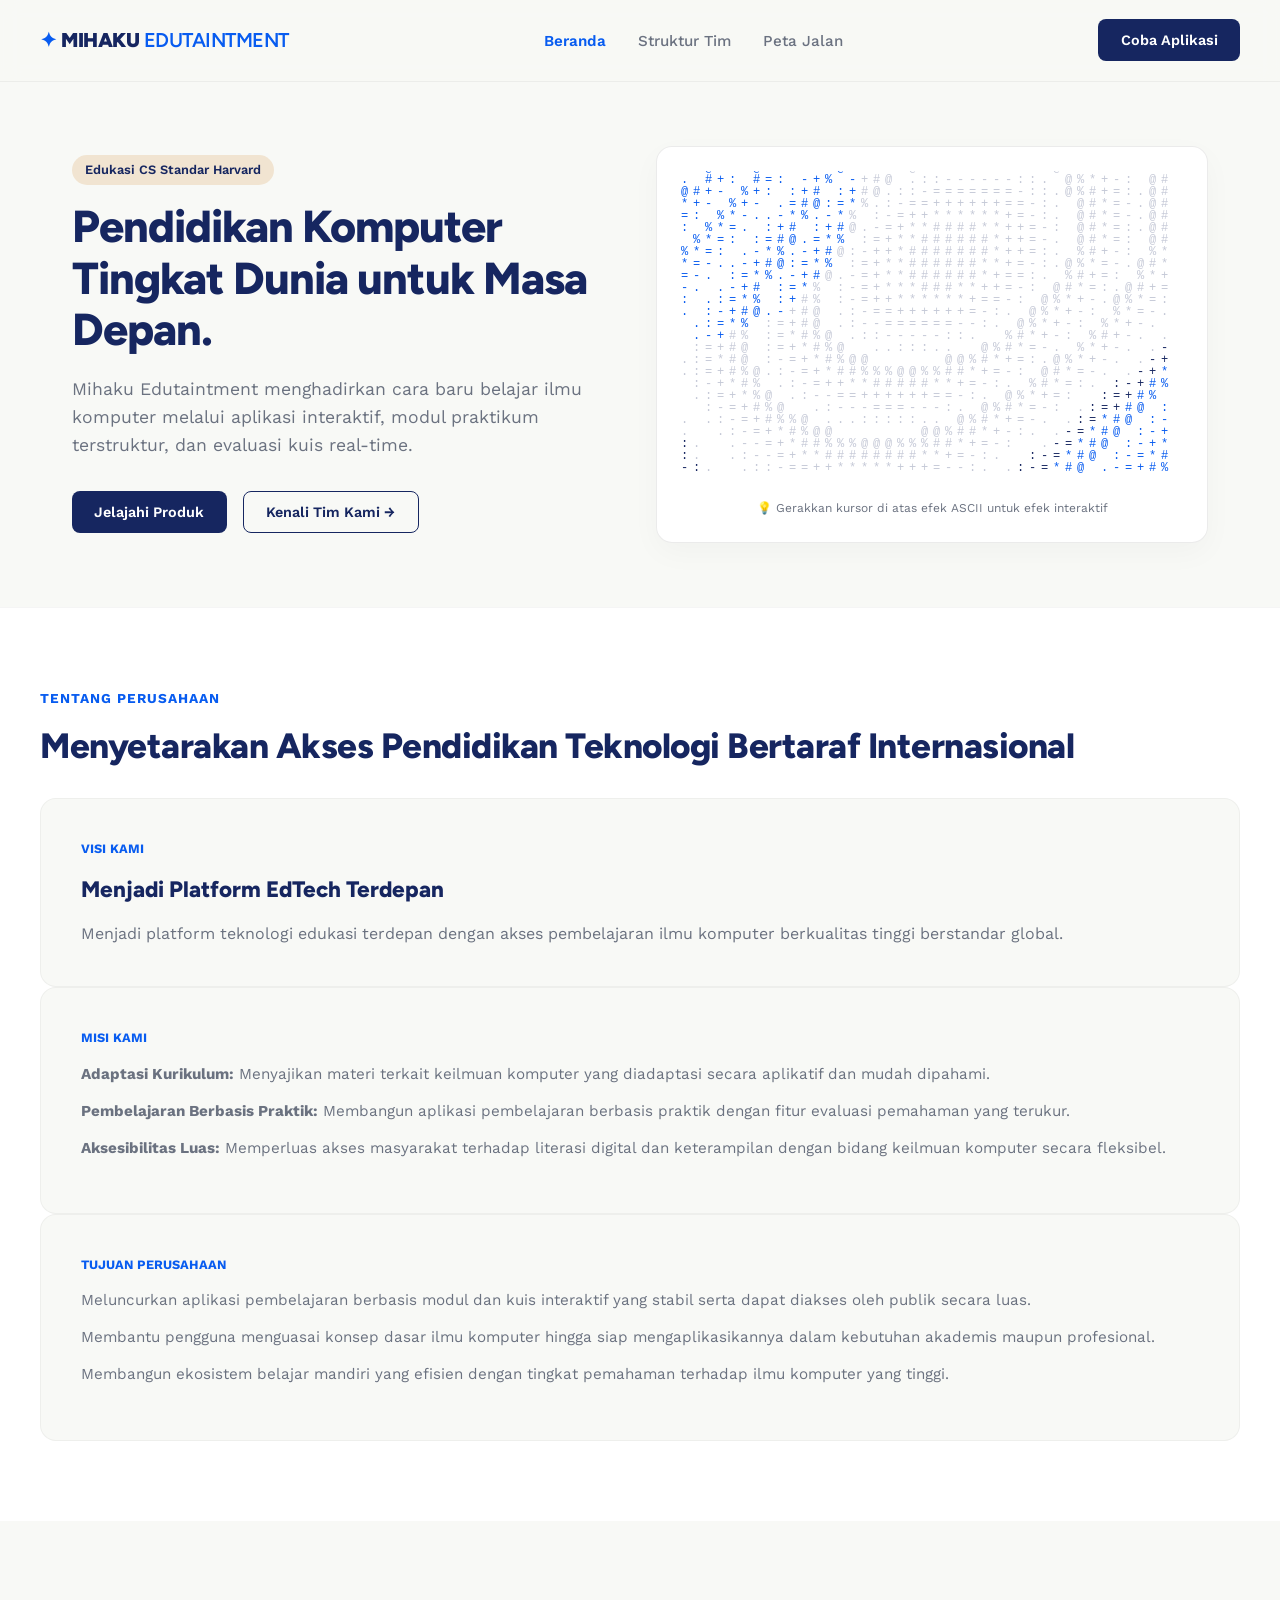
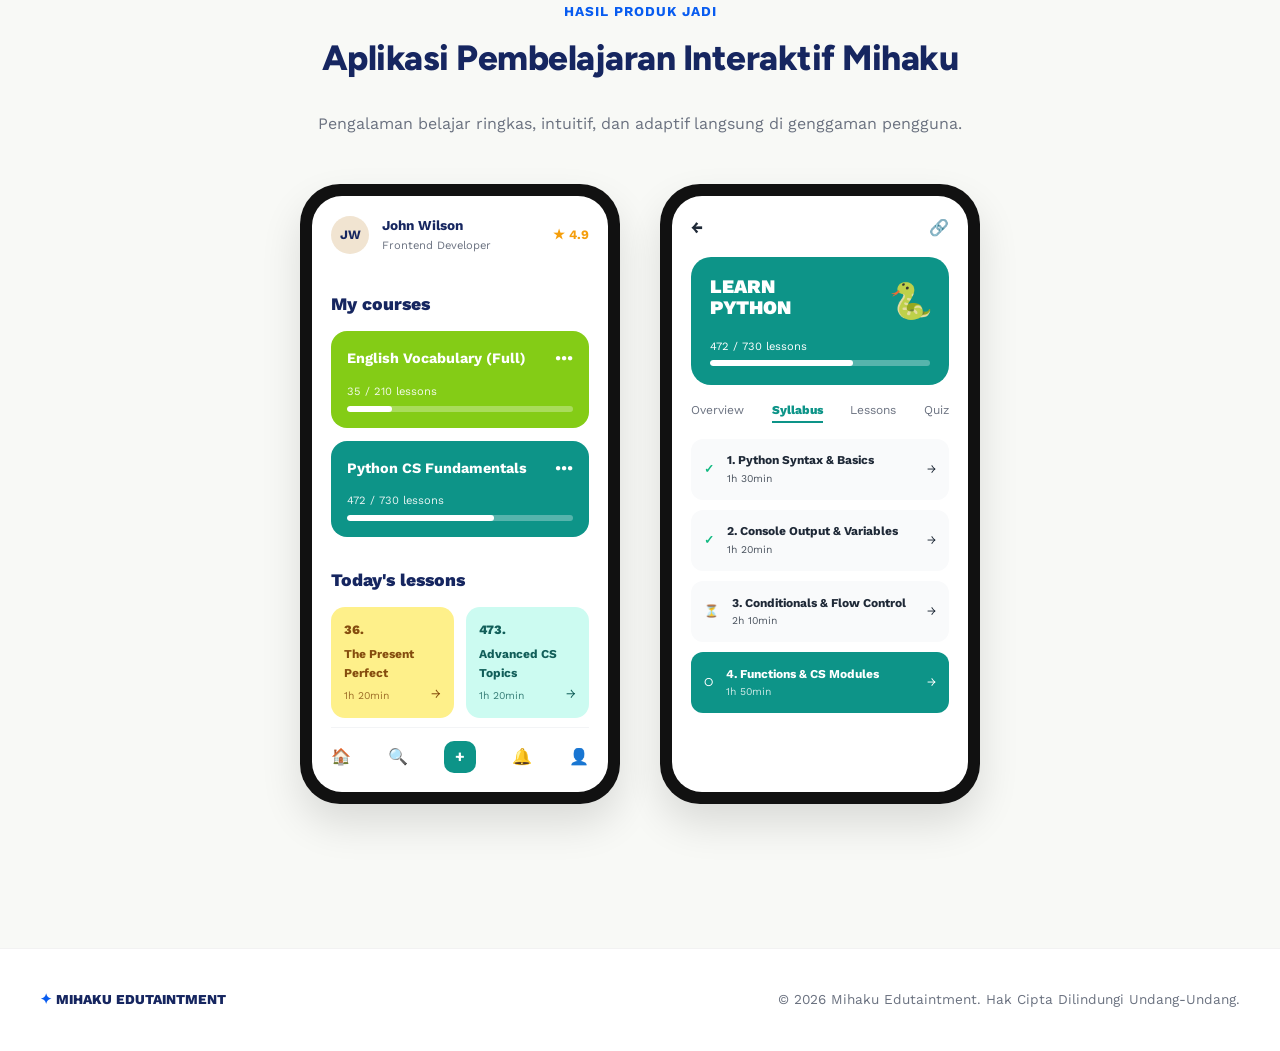
<file: index.html>
<!doctype html>
<html lang="id">
  <head>
    <meta charset="UTF-8" />
    <meta name="viewport" content="width=device-width, initial-scale=1.0" />
    <title>Mihaku Edutaintment - Portfolio</title>
    <!-- Google Fonts -->
    <link rel="preconnect" href="https://fonts.googleapis.com" />
    <link rel="preconnect" href="https://fonts.gstatic.com" crossorigin />
    <link
      href="https://fonts.googleapis.com/css2?family=Figtree:wght@600;700;800;900&family=Work+Sans:wght@400;500;600&display=swap"
      rel="stylesheet"
    />
    <link rel="stylesheet" href="style.css" />
  </head>
  <body>
    <!-- Header / Navigasi -->
    <header class="navbar">
      <div class="nav-container">
        <div class="logo">
          <span class="logo-accent">✦</span> MIHAKU
          <span class="sub-brand">EDUTAINTMENT</span>
        </div>
        <nav>
          <ul class="nav-links">
            <li>
              <a
                href="#"
                class="nav-btn active"
                onclick="switchTab('home', event)"
                >Beranda</a
              >
            </li>
            <li>
              <a href="#" class="nav-btn" onclick="switchTab('team', event)"
                >Struktur Tim</a
              >
            </li>
            <li>
              <a href="#" class="nav-btn" onclick="switchTab('roadmap', event)"
                >Peta Jalan</a
              >
            </li>
          </ul>
        </nav>
        <a href="#produk" class="btn-primary" onclick="switchTab('home', event)"
          >Coba Aplikasi</a
        >
      </div>
    </header>

    <!-- SECTION 1: BERANDA -->
    <main id="page-home" class="page-section active">
      <!-- Hero Section dengan Interaktif ASCII Art -->
      <section class="hero-section">
        <div class="hero-content">
          <div class="badge">Edukasi CS Standar Harvard</div>
          <h1 class="hero-title">
            Pendidikan Komputer Tingkat Dunia untuk Masa Depan.
          </h1>
          <p class="hero-desc">
            Mihaku Edutaintment menghadirkan cara baru belajar ilmu komputer
            melalui aplikasi interaktif, modul praktikum terstruktur, dan
            evaluasi kuis real-time.
          </p>
          <div class="hero-actions">
            <a href="#produk" class="btn-primary">Jelajahi Produk</a>
            <button class="btn-secondary" onclick="switchTab('team', event)">
              Kenali Tim Kami →
            </button>
          </div>
        </div>

        <!-- ASCII Art Canvas Container -->
        <div class="ascii-container">
          <canvas id="asciiCanvas"></canvas>
          <div class="ascii-hint">
            💡 Gerakkan kursor di atas efek ASCII untuk efek interaktif
          </div>
        </div>
      </section>

      <!-- Profile & Visi Misi Section -->
      <section class="about-section">
        <div class="container">
          <div class="section-label">TENTANG PERUSAHAAN</div>
          <h2 class="section-title">
            Menyetarakan Akses Pendidikan Teknologi Bertaraf Internasional
          </h2>

          <div class="grid-2">
            <div class="card card-visi">
              <div class="card-tag">VISI KAMI</div>
              <h3>Menjadi Platform EdTech Terdepan</h3>
              <p>
                Menjadi platform teknologi edukasi terdepan dengan akses
                pembelajaran ilmu komputer berkualitas tinggi berstandar global.
              </p>
            </div>
            <div class="card card-misi">
              <div class="card-tag">MISI KAMI</div>
              <ul class="misi-list">
                <li>
                  <strong>Adaptasi Kurikulum:</strong> Menyajikan materi terkait
                  keilmuan komputer yang diadaptasi secara aplikatif dan mudah
                  dipahami.
                </li>
                <li>
                  <strong>Pembelajaran Berbasis Praktik:</strong> Membangun
                  aplikasi pembelajaran berbasis praktik dengan fitur evaluasi
                  pemahaman yang terukur.
                </li>
                <li>
                  <strong>Aksesibilitas Luas:</strong> Memperluas akses
                  masyarakat terhadap literasi digital dan keterampilan dengan
                  bidang keilmuan komputer secara fleksibel.
                </li>
              </ul>
            </div>

            <div class="card card-tujuan">
              <div class="card-tag">TUJUAN PERUSAHAAN</div>
              <ul class="misi-list">
                <li>
                  Meluncurkan aplikasi pembelajaran berbasis modul dan kuis
                  interaktif yang stabil serta dapat diakses oleh publik secara
                  luas.
                </li>
                <li>
                  Membantu pengguna menguasai konsep dasar ilmu komputer hingga
                  siap mengaplikasikannya dalam kebutuhan akademis maupun
                  profesional.
                </li>
                <li>
                  Membangun ekosistem belajar mandiri yang efisien dengan
                  tingkat pemahaman terhadap ilmu komputer yang tinggi.
                </li>
              </ul>
            </div>
          </div>
        </div>
      </section>

      <!-- Showcase Hasil Produk Jadi (App UI Simulation) -->
      <section id="produk" class="product-section">
        <div class="container">
          <div class="text-center margin-bottom-lg">
            <div class="section-label">HASIL PRODUK JADI</div>
            <h2 class="section-title">
              Aplikasi Pembelajaran Interaktif Mihaku
            </h2>
            <p class="section-desc">
              Pengalaman belajar ringkas, intuitif, dan adaptif langsung di
              genggaman pengguna.
            </p>
          </div>

          <!-- Showcase Phone Frame Mockup -->
          <div class="phone-showcase-wrapper">
            <!-- Phone Frame 1: Home Dashboard -->
            <div class="phone-mockup">
              <div class="phone-screen">
                <div class="app-header">
                  <div class="user-profile">
                    <div class="user-avatar">JW</div>
                    <div>
                      <div class="user-name">John Wilson</div>
                      <div class="user-role">Frontend Developer</div>
                    </div>
                  </div>
                  <div class="user-rating">★ 4.9</div>
                </div>

                <div class="app-section-title">My courses</div>
                <div class="course-card course-green-light">
                  <div class="course-header">
                    <span class="course-title">English Vocabulary (Full)</span>
                    <span class="dots">•••</span>
                  </div>
                  <div class="progress-info">35 / 210 lessons</div>
                  <div class="progress-bar">
                    <div class="progress-fill" style="width: 20%"></div>
                  </div>
                </div>

                <div class="course-card course-teal">
                  <div class="course-header">
                    <span class="course-title">Python CS Fundamentals</span>
                    <span class="dots">•••</span>
                  </div>
                  <div class="progress-info">472 / 730 lessons</div>
                  <div class="progress-bar">
                    <div class="progress-fill" style="width: 65%"></div>
                  </div>
                </div>

                <div class="app-section-title">Today's lessons</div>
                <div class="grid-2-app">
                  <div class="mini-card mini-yellow">
                    <div class="mini-num">36.</div>
                    <div class="mini-title">The Present Perfect</div>
                    <div class="mini-time">1h 20min</div>
                    <div class="mini-arrow">→</div>
                  </div>
                  <div class="mini-card mini-teal">
                    <div class="mini-num">473.</div>
                    <div class="mini-title">Advanced CS Topics</div>
                    <div class="mini-time">1h 20min</div>
                    <div class="mini-arrow">→</div>
                  </div>
                </div>

                <div class="app-bottom-nav">
                  <span>🏠</span>
                  <span>🔍</span>
                  <div class="app-add-btn">+</div>
                  <span>🔔</span>
                  <span>👤</span>
                </div>
              </div>
            </div>

            <!-- Phone Frame 2: Syllabus & Quiz -->
            <div class="phone-mockup">
              <div class="phone-screen">
                <div class="app-nav-top">
                  <span>←</span>
                  <span>🔗</span>
                </div>

                <div class="hero-course-card">
                  <div class="hero-course-title">LEARN<br />PYTHON</div>
                  <div class="hero-course-icon">🐍</div>
                  <div class="hero-course-progress">472 / 730 lessons</div>
                  <div class="progress-bar">
                    <div
                      class="progress-fill"
                      style="width: 65%; background: #ffffff"
                    ></div>
                  </div>
                </div>

                <div class="app-tabs">
                  <span>Overview</span>
                  <span class="active">Syllabus</span>
                  <span>Lessons</span>
                  <span>Quiz</span>
                </div>

                <div class="syllabus-list">
                  <div class="syllabus-item completed">
                    <div class="check-icon">✓</div>
                    <div class="syllabus-info">
                      <div class="syllabus-name">1. Python Syntax & Basics</div>
                      <div class="syllabus-time">1h 30min</div>
                    </div>
                    <div class="item-arrow">→</div>
                  </div>

                  <div class="syllabus-item completed">
                    <div class="check-icon">✓</div>
                    <div class="syllabus-info">
                      <div class="syllabus-name">
                        2. Console Output & Variables
                      </div>
                      <div class="syllabus-time">1h 20min</div>
                    </div>
                    <div class="item-arrow">→</div>
                  </div>

                  <div class="syllabus-item in-progress">
                    <div class="check-icon">⏳</div>
                    <div class="syllabus-info">
                      <div class="syllabus-name">
                        3. Conditionals & Flow Control
                      </div>
                      <div class="syllabus-time">2h 10min</div>
                    </div>
                    <div class="item-arrow">→</div>
                  </div>

                  <div class="syllabus-item active-green">
                    <div class="check-icon">○</div>
                    <div class="syllabus-info">
                      <div class="syllabus-name">4. Functions & CS Modules</div>
                      <div class="syllabus-time">1h 50min</div>
                    </div>
                    <div class="item-arrow">→</div>
                  </div>
                </div>
              </div>
            </div>
          </div>
        </div>
      </section>
    </main>

    <!-- SECTION 2: STRUKTUR TIM -->
    <main id="page-team" class="page-section">
      <div class="container">
        <div class="text-center margin-bottom-lg">
          <div class="section-label">TIM KAMI</div>
          <h2 class="section-title">Struktur Organisasi Ramping (4 Anggota)</h2>
          <p class="section-desc">
            Setiap anggota memegang peran kunci untuk akselerasi pertumbuhan
            startup.
          </p>
        </div>

        <div class="team-grid">
          <div class="team-card">
            <div class="team-avatar">👨‍💼</div>
            <div class="team-role">Chief Executive & Product Lead</div>
            <h3 class="team-name">Kukuh Satrio Buditomo</h3>
            <p class="team-bio">
              Penanggung jawab strategi arah perusahaan, kemitraan kurikulum,
              dan merancang alur pengalaman pengguna (UX) platform.
            </p>
          </div>

          <div class="team-card">
            <div class="team-avatar">💻</div>
            <div class="team-role">Lead Software Engineer</div>
            <h3 class="team-name">Arya Agung Dharma Wisesa</h3>
            <p class="team-bio">
              Memimpin arsitektur aplikasi mobile, integrasi kuis interaktif,
              serta performa sistem backend & server.
            </p>
          </div>

          <div class="team-card">
            <div class="team-avatar">📚</div>
            <div class="team-role">Curriculum & Content Specialist</div>
            <h3 class="team-name">Abdallah Ilham Zamzami</h3>
            <p class="team-bio">
              Menyarikan materi CS dari Harvard CSEdu menjadi modul pembelajaran
              ringkas, mudah dipahami, dan relevan.
            </p>
          </div>

          <div class="team-card">
            <div class="team-avatar">🚀</div>
            <div class="team-role">Marketing & Growth Lead</div>
            <h3 class="team-name">Muhammad Hafiz Paherti</h3>
            <p class="team-bio">
              Mengelola branding, strategi akuisisi pengguna awal, riset pasar,
              dan publikasi portofolio perusahaan ke publik.
            </p>
          </div>
        </div>
      </div>
    </main>

    <!-- SECTION 3: PETA JALAN (ROADMAP) -->
    <main id="page-roadmap" class="page-section">
      <div class="container">
        <div class="text-center margin-bottom-lg">
          <div class="section-label">RENCANA PERUMUSAN</div>
          <h2 class="section-title">Peta Jalan Pengembangan Mihaku</h2>
          <p class="section-desc">
            Langkah strategis dari tahap peluncuran awal hingga ekspansi materi
            lanjutan.
          </p>
        </div>

        <div class="roadmap-timeline">
          <div class="roadmap-item">
            <div class="roadmap-number">01</div>
            <div class="roadmap-content">
              <h3>Fase 1: Minimum Viable Product (MVP)</h3>
              <p>
                Fokus pada penyempurnaan aplikasi pembelajaran berbasis modul
                adaptasi Harvard CSEdu (Python & Dasar CS) serta kuis evaluasi
                interaktif.
              </p>
            </div>
          </div>

          <div class="roadmap-item">
            <div class="roadmap-number">02</div>
            <div class="roadmap-content">
              <h3>Fase 2: Publikasi Portofolio & Beta Testing</h3>
              <p>
                Meluncurkan website portofolio ke publik dan mengundang 500
                pengguna pertama untuk menguji keterlibatan modul dan kuis.
              </p>
            </div>
          </div>

          <div class="roadmap-item">
            <div class="roadmap-number">03</div>
            <div class="roadmap-content">
              <h3>Fase 3: Ekspansi Modul Pembelajaran</h3>
              <p>
                Mengembangkan kurikulum tambahan diluar materi dasar Harvard,
                seperti Web Development, Data Science, dan Algorithm Design.
              </p>
            </div>
          </div>

          <div class="roadmap-item">
            <div class="roadmap-number">04</div>
            <div class="roadmap-content">
              <h3>Fase 4: Kemitraan Strategis & Ekosistem</h3>
              <p>
                Membuka jalur sertifikasi dan bekerja sama dengan institusi
                pendidikan serta komunitas teknologi lokal di Indonesia.
              </p>
            </div>
          </div>
        </div>
      </div>
    </main>

    <!-- Footer -->
    <footer class="footer">
      <div class="container footer-content">
        <div class="footer-brand">
          <span class="logo-accent">✦</span> MIHAKU EDUTAINTMENT
        </div>
        <p>© 2026 Mihaku Edutaintment. Hak Cipta Dilindungi Undang-Undang.</p>
      </div>
    </footer>

    <script src="script.js"></script>
  </body>
</html>
</file>
<file: style.css>
/* RESET & CSS VARIABLES */
:root {
  --bg-color: #f8f9f6;
  --primary-blue: #162660;
  --bright-blue: #085cf0;
  --bone-color: #f1e4d1;
  --text-dark: #1f2937;
  --text-muted: #6b7280;
  --font-heading: "Figtree", sans-serif;
  --font-body: "Work Sans", sans-serif;
}

* {
  margin: 0;
  padding: 0;
  box-sizing: border-box;
}

body {
  background-color: var(--bg-color);
  color: var(--text-dark);
  font-family: var(--font-body);
  line-height: 1.6;
  overflow-x: hidden;
}

/* TYPOGRAPHY */
h1,
h2,
h3,
h4,
h5,
h6 {
  font-family: var(--font-heading);
  color: var(--primary-blue);
  font-weight: 800;
}

p {
  font-family: var(--font-body);
  font-weight: 400;
  color: var(--text-muted);
}

/* NAVBAR */
.navbar {
  position: sticky;
  top: 0;
  background-color: rgba(248, 249, 246, 0.9);
  backdrop-filter: blur(10px);
  z-index: 1000;
  border-bottom: 1px solid rgba(0, 0, 0, 0.05);
  padding: 1.2rem 2rem;
}

.nav-container {
  max-width: 1200px;
  margin: 0 auto;
  display: flex;
  justify-content: space-between;
  align-items: center;
}

.logo {
  font-family: var(--font-heading);
  font-weight: 900;
  font-size: 1.25rem;
  letter-spacing: -0.5px;
  color: var(--primary-blue);
}

.sub-brand {
  font-weight: 600;
  color: var(--bright-blue);
}

.logo-accent {
  color: var(--bright-blue);
}

.nav-links {
  display: flex;
  list-style: none;
  gap: 2rem;
}

.nav-btn {
  text-decoration: none;
  color: var(--text-muted);
  font-family: var(--font-body);
  font-weight: 500;
  font-size: 0.95rem;
  transition: color 0.2s ease;
}

.nav-btn:hover,
.nav-btn.active {
  color: var(--bright-blue);
  font-weight: 600;
}

.btn-primary {
  background-color: var(--primary-blue);
  color: #ffffff;
  padding: 0.6rem 1.4rem;
  border-radius: 8px;
  text-decoration: none;
  font-family: var(--font-body);
  font-weight: 600;
  font-size: 0.9rem;
  transition: background-color 0.2s ease;
  border: none;
  cursor: pointer;
}

.btn-primary:hover {
  background-color: var(--bright-blue);
}

.btn-secondary {
  background-color: transparent;
  border: 1px solid var(--primary-blue);
  color: var(--primary-blue);
  padding: 0.6rem 1.4rem;
  border-radius: 8px;
  font-family: var(--font-body);
  font-weight: 600;
  font-size: 0.9rem;
  cursor: pointer;
  transition: all 0.2s ease;
}

.btn-secondary:hover {
  background-color: var(--bone-color);
}

/* PAGE SECTION CONTROLLER */
.page-section {
  display: none;
  animation: fadeIn 0.4s ease forwards;
}

.page-section.active {
  display: block;
}

@keyframes fadeIn {
  from {
    opacity: 0;
    transform: translateY(8px);
  }
  to {
    opacity: 1;
    transform: translateY(0);
  }
}

/* HERO & ASCII ART */
.hero-section {
  max-width: 1200px;
  margin: 2rem auto;
  padding: 2rem;
  display: grid;
  grid-template-columns: 1fr 1fr;
  gap: 2rem;
  align-items: center;
}

.badge {
  display: inline-block;
  background-color: var(--bone-color);
  color: var(--primary-blue);
  font-size: 0.8rem;
  font-weight: 600;
  padding: 0.3rem 0.8rem;
  border-radius: 20px;
  margin-bottom: 1rem;
}

.hero-title {
  font-size: 2.8rem;
  line-height: 1.15;
  margin-bottom: 1.2rem;
  letter-spacing: -1px;
}

.hero-desc {
  font-size: 1.1rem;
  margin-bottom: 2rem;
}

.hero-actions {
  display: flex;
  gap: 1rem;
}

.ascii-container {
  background-color: #ffffff;
  border: 1px solid rgba(0, 0, 0, 0.08);
  border-radius: 16px;
  padding: 1.5rem;
  box-shadow: 0 10px 30px rgba(0, 0, 0, 0.03);
  position: relative;
  overflow: hidden;
}

#asciiCanvas {
  width: 100%;
  height: 320px;
  display: block;
  cursor: crosshair;
}

.ascii-hint {
  font-size: 0.75rem;
  color: var(--text-muted);
  text-align: center;
  margin-top: 0.5rem;
}

/* ABOUT SECTION */
.about-section {
  padding: 5rem 2rem;
  background-color: #ffffff;
  border-top: 1px solid rgba(0, 0, 0, 0.04);
}

.container {
  max-width: 1200px;
  margin: 0 auto;
}

.section-label {
  color: var(--bright-blue);
  font-weight: 700;
  font-size: 0.85rem;
  letter-spacing: 1px;
  margin-bottom: 0.5rem;
}

.section-title {
  font-size: 2.2rem;
  margin-bottom: 1.5rem;
  letter-spacing: -0.5px;
}

.grid-3 {
  display: grid;
  grid-template-columns: repeat(auto-fit, minmax(300px, 1fr));
  gap: 1.8rem;
  margin-top: 2.5rem;
}

.card {
  background-color: var(--bg-color);
  padding: 2.5rem;
  border-radius: 16px;
  border: 1px solid rgba(0, 0, 0, 0.04);
}

.card-tag {
  font-weight: 700;
  font-size: 0.8rem;
  color: var(--bright-blue);
  margin-bottom: 0.8rem;
}

.card h3 {
  font-size: 1.4rem;
  margin-bottom: 0.8rem;
}

.misi-list {
  list-style: none;
}

.misi-list li {
  margin-bottom: 0.8rem;
  font-size: 0.95rem;
  color: var(--text-muted);
}

/* PRODUCT SHOWCASE */
.product-section {
  padding: 5rem 2rem;
}

.text-center {
  text-align: center;
}
.margin-bottom-lg {
  margin-bottom: 3rem;
}

.phone-showcase-wrapper {
  display: flex;
  justify-content: center;
  gap: 2.5rem;
  flex-wrap: wrap;
}

.phone-mockup {
  width: 320px;
  height: 620px;
  background: #111;
  border-radius: 40px;
  padding: 12px;
  box-shadow: 0 20px 40px rgba(0, 0, 0, 0.12);
}

.phone-screen {
  background: #ffffff;
  width: 100%;
  height: 100%;
  border-radius: 30px;
  overflow-y: auto;
  padding: 1.2rem;
  display: flex;
  flex-direction: column;
}

.phone-screen::-webkit-scrollbar {
  display: none;
}

.app-header {
  display: flex;
  justify-content: space-between;
  align-items: center;
  margin-bottom: 1.2rem;
}

.user-profile {
  display: flex;
  gap: 0.8rem;
  align-items: center;
}
.user-avatar {
  width: 38px;
  height: 38px;
  background: var(--bone-color);
  border-radius: 50%;
  display: flex;
  align-items: center;
  justify-content: center;
  font-weight: 700;
  font-size: 0.8rem;
  color: var(--primary-blue);
}

.user-name {
  font-weight: 700;
  font-size: 0.85rem;
  color: var(--primary-blue);
}
.user-role {
  font-size: 0.7rem;
  color: var(--text-muted);
}
.user-rating {
  font-size: 0.8rem;
  color: #f59e0b;
  font-weight: 700;
}

.app-section-title {
  font-weight: 800;
  font-size: 1.1rem;
  margin: 1rem 0 0.8rem 0;
  color: var(--primary-blue);
}

.course-card {
  border-radius: 16px;
  padding: 1rem;
  margin-bottom: 0.8rem;
  color: #ffffff;
}

.course-green-light {
  background: #84cc16;
}
.course-teal {
  background: #0d9488;
}

.course-header {
  display: flex;
  justify-content: space-between;
  font-weight: 700;
  font-size: 0.9rem;
}

.progress-info {
  font-size: 0.7rem;
  opacity: 0.9;
  margin: 0.8rem 0 0.3rem 0;
}
.progress-bar {
  height: 6px;
  background: rgba(255, 255, 255, 0.3);
  border-radius: 10px;
  overflow: hidden;
}
.progress-fill {
  height: 100%;
  background: #ffffff;
  border-radius: 10px;
}

.grid-2-app {
  display: grid;
  grid-template-columns: 1fr 1fr;
  gap: 0.8rem;
}
.mini-card {
  padding: 0.8rem;
  border-radius: 14px;
  position: relative;
}
.mini-yellow {
  background: #fef08a;
  color: #854d0e;
}
.mini-teal {
  background: #ccfbf1;
  color: #115e59;
}

.mini-num {
  font-size: 0.8rem;
  font-weight: 800;
}
.mini-title {
  font-size: 0.75rem;
  font-weight: 700;
  margin: 0.3rem 0;
}
.mini-time {
  font-size: 0.65rem;
  opacity: 0.8;
}
.mini-arrow {
  position: absolute;
  right: 0.8rem;
  bottom: 0.8rem;
  font-size: 0.8rem;
}

.app-bottom-nav {
  margin-top: auto;
  display: flex;
  justify-content: space-between;
  align-items: center;
  padding-top: 0.8rem;
  border-top: 1px solid #f3f4f6;
}

.app-add-btn {
  background: #0d9488;
  color: white;
  width: 32px;
  height: 32px;
  border-radius: 10px;
  display: flex;
  align-items: center;
  justify-content: center;
  font-weight: bold;
}

.app-nav-top {
  display: flex;
  justify-content: space-between;
  margin-bottom: 1rem;
  font-weight: bold;
}
.hero-course-card {
  background: #0d9488;
  border-radius: 20px;
  padding: 1.2rem;
  color: white;
  position: relative;
  margin-bottom: 1rem;
}

.hero-course-title {
  font-weight: 900;
  font-size: 1.2rem;
  line-height: 1.1;
}
.hero-course-icon {
  position: absolute;
  right: 1rem;
  top: 1rem;
  font-size: 2.2rem;
}
.hero-course-progress {
  font-size: 0.7rem;
  margin: 1.2rem 0 0.3rem 0;
}

.app-tabs {
  display: flex;
  justify-content: space-between;
  font-size: 0.75rem;
  margin-bottom: 1rem;
  color: var(--text-muted);
}
.app-tabs .active {
  font-weight: 800;
  color: #0d9488;
  border-bottom: 2px solid #0d9488;
}

.syllabus-list {
  display: flex;
  flex-direction: column;
  gap: 0.6rem;
}
.syllabus-item {
  display: flex;
  align-items: center;
  gap: 0.8rem;
  padding: 0.8rem;
  border-radius: 12px;
  background: #f9fafb;
  font-size: 0.75rem;
}

.completed .check-icon {
  color: #10b981;
  font-weight: bold;
}
.in-progress .check-icon {
  color: #f59e0b;
}
.active-green {
  background: #0d9488;
  color: white;
}

.syllabus-name {
  font-weight: 700;
}
.syllabus-time {
  font-size: 0.65rem;
  opacity: 0.8;
}
.item-arrow {
  margin-left: auto;
}

/* TEAM & ROADMAP */
.team-grid {
  display: grid;
  grid-template-columns: repeat(auto-fit, minmax(240px, 1fr));
  gap: 1.5rem;
  padding: 3rem 0;
}

.team-card {
  background: white;
  padding: 2rem;
  border-radius: 16px;
  border: 1px solid rgba(0, 0, 0, 0.05);
  text-align: center;
}

.team-avatar {
  font-size: 2.5rem;
  margin-bottom: 0.8rem;
}
.team-role {
  font-size: 0.75rem;
  color: var(--bright-blue);
  font-weight: 700;
}
.team-name {
  font-size: 1.2rem;
  margin: 0.3rem 0 0.8rem 0;
}
.team-bio {
  font-size: 0.85rem;
}

.roadmap-timeline {
  max-width: 800px;
  margin: 2rem auto;
  display: flex;
  flex-direction: column;
  gap: 1.5rem;
}

.roadmap-item {
  display: flex;
  gap: 1.5rem;
  background: white;
  padding: 1.5rem;
  border-radius: 16px;
  border: 1px solid rgba(0, 0, 0, 0.05);
  align-items: center;
}

.roadmap-number {
  font-family: var(--font-heading);
  font-size: 1.8rem;
  font-weight: 900;
  color: var(--bright-blue);
}

/* FOOTER */
.footer {
  padding: 2.5rem;
  background: #ffffff;
  border-top: 1px solid rgba(0, 0, 0, 0.05);
  margin-top: 4rem;
}

.footer-content {
  display: flex;
  justify-content: space-between;
  align-items: center;
  font-size: 0.85rem;
}

.footer-brand {
  font-weight: 800;
  color: var(--primary-blue);
}

@media (max-width: 768px) {
  .hero-section {
    grid-template-columns: 1fr;
  }
  .grid-2 {
    grid-template-columns: 1fr;
  }
  .nav-links {
    display: none;
  }
}
</file>
